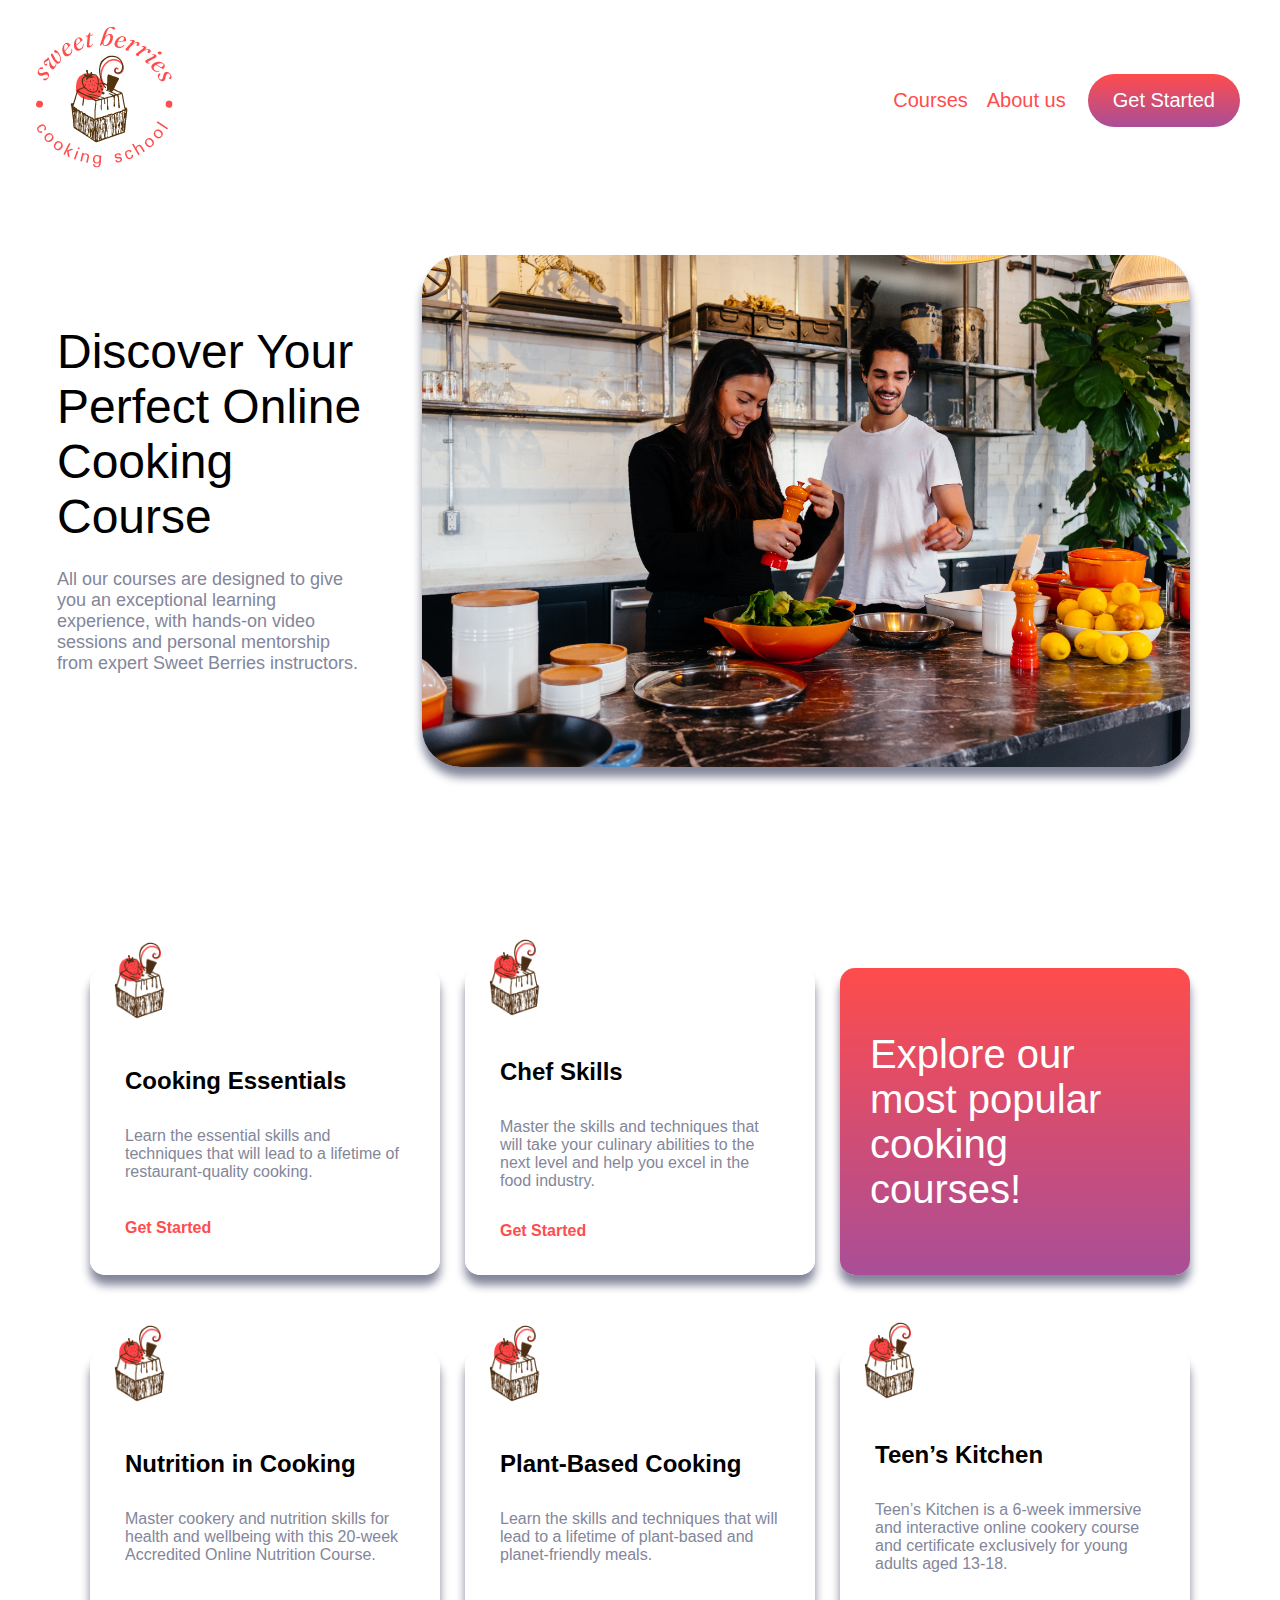
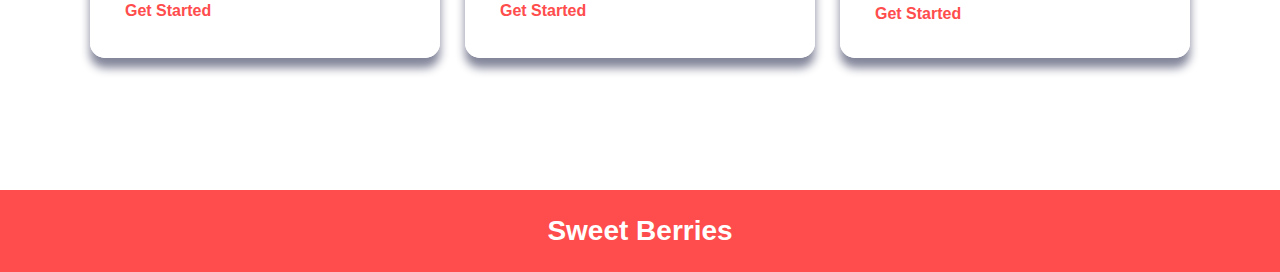
<file: index.html>
<!DOCTYPE html>
<html>
  <head>
        <meta charset="utf-8">
        <meta name="viewport" content="width=device-width">
        <title>replit</title>
        <link href="style.css" rel="stylesheet" type="text/css" />
  </head>
  
  <body>
  
    <div class="grid-container">
      
      <header>
        <img src="assets/logo.png" alt="logo">
        <div id="burger-container">
          <label for="burger" class="burger">&#9776;</label>
          <input id="burger" type="checkbox">
          <nav>
            <a href="#">Courses</a>
            <a href="#">About us</a>
            <a href="registration.html" id="get-started">Get Started</a>
          </nav>
        </div>  
      </header>

      <main>
        <div class="banner">
          <div class="text">
            <h2>Discover Your Perfect Online Cooking Course</h2>
            <p>All our courses are designed to give you an exceptional learning experience, with hands-on video sessions and personal mentorship from expert Sweet Berries instructors.</p>
          </div>
          <img src="assets/banner.jpg" class="img" alt="banner">
        </div>

        <div class="card-section">
          <div class="explore">
            <a href="#">Explore our most popular cooking courses!</a>
          </div>

          <div class="card item1">
            <img src="assets/cake.png" alt="cake">
            <div>
              <h2>Cooking Essentials</h2>
              <p>Learn the essential skills and techniques that will lead to a lifetime of restaurant-quality cooking.</p>
            </div>
            <a class="get-started" href="#">Get Started</a>
          </div>

          <div class="card item2">
            <img src="assets/cake.png" alt="cake">
            <div>
              <h2>Chef Skills</h2>
              <p>Master the skills and techniques that will take your culinary abilities to the next level and help you excel in the food industry.</p>
            </div>
          <a class="get-started" href="#">Get Started</a>
          </div>

          <div class="card item3">
            <img src="assets/cake.png" alt="cake">
            <div>
              <h2>Nutrition in Cooking</h2>
              <p>Master cookery and nutrition skills for health and wellbeing with this 20-week Accredited Online Nutrition Course.</p>
            </div>
            <a class="get-started" href="#">Get Started</a>
          </div>

          <div class="card item4">
            <img src="assets/cake.png" alt="cake">
            <div>
              <h2>Plant-Based Cooking</h2>
              <p>Learn the skills and techniques that will lead to a lifetime of plant-based and planet-friendly meals.</p>
            </div>
            <a class="get-started" href="#">Get Started</a>
          </div>

          <div class="card item5">
            <img src="assets/cake.png" alt="cake">
            <div>
              <h2>Teen’s Kitchen</h2>
              <p>Teen’s Kitchen is a 6-week immersive and interactive online cookery course and certificate exclusively for young adults aged 13-18.</p>
            </div>
            <a class="get-started" href="#">Get Started</a>
          </div>  
  
      </main>

      <footer>
        <p>Sweet Berries</p>
      </footer>
    
    </div>  
  
  </body>
    
</html>
</file>
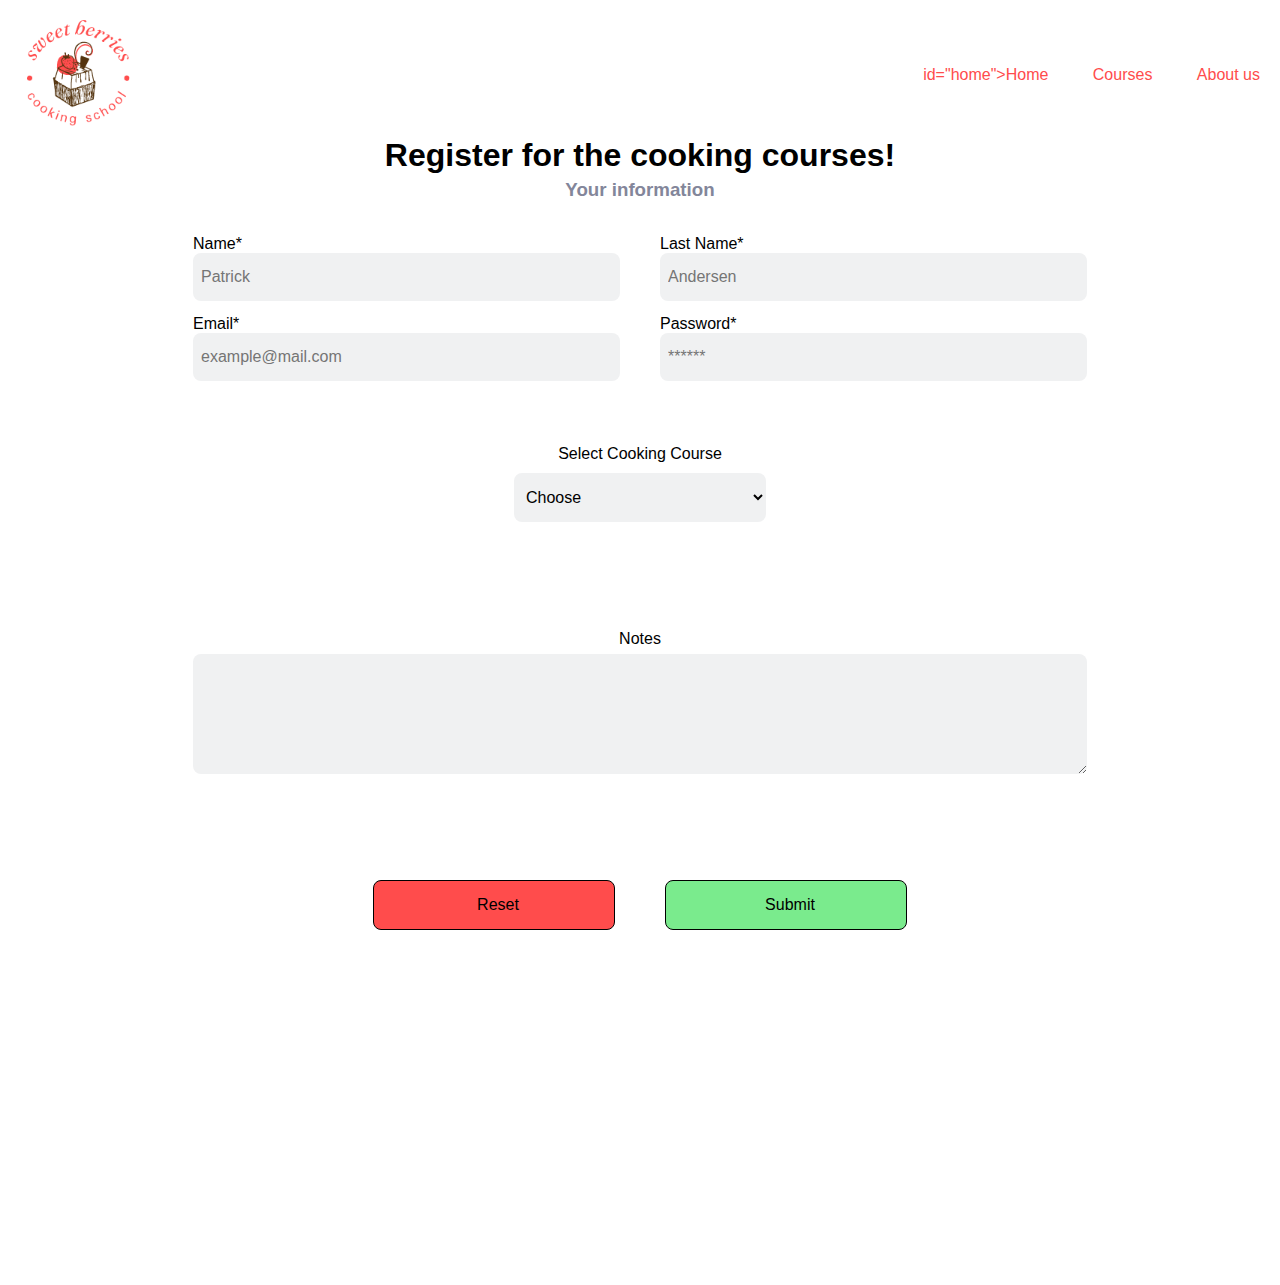
<file: registration.html>
<!DOCTYPE html>
<html>

    <head>
        <meta charset="utf-8">
        <meta name="viewport" content="width=device-width">
        <title>replit</title>
        <link href="registrationstyle.css" rel="stylesheet" type="text/css" />
    </head>
    
    <body>
        <form>
            <div class="grid-container">
                <div class = "header">
                    <img src="assets/logo.png" alt="logo">
                    <nav>
                        <a href="index.html"> id="home">Home</a>
                        <a href="#">Courses</a>
                        <a href="#">About us</a>
                    </nav>             
                </div>
            
                <div class = "banner">
                    <h1>Register for the cooking courses!</h1>
                </div>

                <div class="info">
                    <h3>Your information</h3>
                </div>
                
                <div class ="register">
                    <div class="input">
                        <label for="name-input" class="name-input">Name*</label>
                        <input type="text" id="name-input" placeholder="Patrick" required>
                        <span></span>
                    </div>

                    <div class="input">
                        <label for="last-name-input" class="last-name-input">Last Name*</label>
                        <input type="text" id="last-name-input" placeholder="Andersen" required>
                        <span></span>
                    </div>

                    <div class="input">
                        <label for="email-input" class="email-input">Email*</label>
                        <input type="email" id="email-input" placeholder="example@mail.com" required>
                        <span></span>
                    </div>

                    <div class="input">
                        <label for="password-input" class="password-input">Password*</label>
                        <input type="password" id="password-input" placeholder="******" required>
                        <span></span>
                    </div> 
                </div>

                <div class="select-course">
                    <div class="input2">
                        <label for="select-course" class="select-course">Select Cooking Course</label>
                            <select name="select-course" id="select-course">
                              <option value="choose" selected disabled>Choose</option>
                              <option value="Cooking Essentials">Cooking Essentials</option>
                              <option value="Chef Skills">Chef Skills</option>
                              <option value="Nutrition in Cooking">Nutrition in Cooking</option>      
                              <option value="Plant-Based Cooking">Plant-Based Cooking</option>
                              <option value="Teen’s Kitchen">Teen’s Kitchen</option>
                            </select>
                          
                    </div>
                </div>

                <div class="notes">
                    <div class="input3">
                        <label for="notes" class="notes">Notes</label>
                            <textarea id="notes" name="notes" rows="5" cols="30"></textarea>
                    </div>
                </div>

                <div class="submit-reset">
                    <div class="input4">
                        <button type="reset" id="reset" value="reset">Reset</button>
                    </div>  
                    <div class="input4">  
                        <button type="submit" id="submit" value="submit">Submit</button>
    
                    </div>
                </div>  
              
            </div>       
        
        </form>
      
    </body>

</html>
</file>
<file: style.css>
:root{
  --primary-color: #FF4C4C;
  --secondary-color: #A94E97;
  --white: #FFFFFF;
  --blue: #077ce9ff;
  --text-black: #000000;
  --text-white: #FFFFFF;
  --text-grey: #83869A;
  --text-links: #FF4C4C;
}

body, html{
  font-family: 'Roboto', sans-serif;
  height: 100%;
  width: 100%;
}

a{
  text-decoration: none;
  color: var(--text-links)
}

* {
    margin: 0;
    padding: 0;
    box-sizing: border-box;
}

/* Mobile */

.grid-container{
  display: grid;
  grid-template-columns: 1fr;
  grid-template-rows: auto;
  grid-template-areas: "header" "main" "footer";
}

nav a{
  padding: 2px; 
  font-size: 16px;
}

header{
  grid-area: header;
  padding-bottom: 30px;
  display:flex;
  justify-content: space-between;
}

header img{
  width: 25%;
}

.burger{
  display: block;
}

#burger{
  display: none;
}

nav{
  display: none;
}

.burger{
  color: var(--primary-color);
  font-size: 48px;
  position: relative;
  top: 16px;
  right: 38.62px;
}

#burger:checked + nav{
  display: flex;
  flex-direction: column;
  align-items: center;
  position: absolute;
  top: 66px;
  right: 18px;
}

main{
  grid-area: main;
  display: grid;
  grid-template-rows: auto;
  grid-template-columns: 1fr;
  grid-template-areas: "banner" "card-section";
}

.banner{
  grid-area: banner;
  display: flex;
  flex-direction: column;
  align-items: center;
}

.text{
  display: flex;
  flex-direction: column;
  align-items: center;
}

.text h2{
  width: 73%;
  font-weight: 400;

}

.text p{
  color: var(--text-grey);
  width: 73%;
  margin: 25px 0;
  font-weight: 400;

}

.img{
  border-radius: 39px;
  width: 85%;
  margin: 25px 0;
  box-shadow: 0px 10px 10px var(--text-grey);

}

.card-section{
  grid-area: card-section;
  display: grid;
  grid-template: auto / 73%;
  grid-row-gap: 76px;
  grid-template-areas: "explore" "item1" "item2" "item3" "item4" "item5";
  justify-content: center;
}

.explore{
  display: flex;
  justify-content: center;
  align-items: center;
  background-image: linear-gradient(var(--primary-color), var(--secondary-color));
  border-radius: 15px;
  padding: 25px 0;
}

.explore a{
  color: var(--text-white);
  font-size: 24px;
  text-align: center;
}

.explore:hover{
  border: solid 1px var(--blue);
}

.card:hover{
  border: solid 1px var(--blue);
}

.card{
  display: flex;
  flex-direction: column;
  justify-content: space-around;
  border: solid var(--white);
  border-radius: 15px;
  box-shadow: 0px 10px 10px var(--text-grey);
}

.card img{
  position: relative;
  bottom: 40px;
  left: 15px;
  width: 61px;
}

.card h2{
  padding: 0px 32px 32px 32px;
}

.card p{
  padding: 0px 32px 32px 32px;
  color: var(--text-grey);
}

.get-started{
  display: block;
  padding: 0px 32px 32px 32px;
  font-weight: bold;
}

.explore{
  grid-area: explore;
}

.item1{
  grid-area: item1;
}

.item2{
  grid-area: item2;
}

.item3{
  grid-area: item3;
}

.item4{
  grid-area: item4;
}

.item5{
  grid-area: item5;
}

footer{
  grid-area: footer;
  display: flex;
  justify-content: center;
  align-items: center;
  padding: 25px 0;
  background-color: var(--primary-color);
  color: var(--text-white); 
  font-size: 28px;
  font-weight: 700;
  margin-top: 92px;
}

/* Tablet*/
@media (min-width: 725px){
nav{
  height:100%;
  display: flex;
  align-items: center;
}

nav a{
  font-size: 20px;
}

nav a:nth-child(1){
  margin-right: 15px;
}

#get-started{
  background-image: linear-gradient(var(--primary-color), var(--secondary-color));
  padding: 15px 25px;
  margin: 0 40px 0 20px;
  border-radius: 28px;
  color: var(--text-white);
}

header img{
  width: 200px;
  height:200px;
}

.burger{
  display: none;
}

#burger{
  display: none;
}  

.text h2{
  font-size: 48px;
  font-weight: 400;
}

.text p{
  color: var(--text-grey);
  font-weight: 400;
  font-size: 18px;
}
  
.card-section{
  margin-top: 76px;
  grid-area: card-section;
  display: grid;
  grid-template: auto / 350px 350px;
  grid-row-gap: 76px;
  grid-column-gap: 25px;
  grid-template-areas: "item1 item2" "explore item3" "item4 item5";
  justify-content: center;
}

.explore{
  display: flex;
  justify-content: center;
  align-items: center;
  background-image: linear-gradient(var(--primary-color), var(--secondary-color));
  border-radius: 15px;
  box-shadow: 0px 10px 10px var(--text-grey);
  padding: 25px 0;
}

.explore a{
  font-size: 40px;
  text-align: left;
  margin: 0 30px;
}
  
.explore:hover{
  border: solid 1px var(--blue);
}

.card:hover{
  border: solid 1px var(--blue);
}
}

/* Desktop*/
@media (min-width: 1100px){
  
.banner{
  grid-area: banner;
  margin-bottom: 100px;
  display:flex;
  flex-direction: row;
  align-items: center;
}

.text{
  width: 40%;
}

.text h2{
  font-size: 48px;
  font-weight: 400;
}

.text p{
  color: var(--text-grey);
  font-size: 18px;
  font-weight: 400;
}

.img{
  border-radius: 39px;
  width: 60%;
  margin-right: 90px;
}
  
.card-section{
  margin-top: 76px;
  grid-area: card-section;
  display: grid;
  grid-template: auto / 350px 350px 350px;
  grid-row-gap: 76px;
  grid-column-gap: 25px;
  grid-template-areas: "item1 item2 explore"
  "item3 item4 item5";
  justify-content: center;
}

.explore:hover{
  border: solid 1px var(--blue);
}

.card:hover{
  border: solid 1px var(--blue);
}
  
footer{
  margin-top: 132px;
}
}
</file>
<file: registrationstyle.css>
* {
    padding: 0;
    margin: 0;
    box-sizing: border-box;
}

html,body{
  height: 100%;
  width: 100%;
  font-family: 'Roboto', sans-serif;
}

:root{
  --primary-color:#FF4C4C;
  --secondary-color:#A94E97;
  --white: white;
  --black: black;
  --grey: #83869A;
  --links: #FF4C4C;
  --input: #f0f1f2;
}

.header{
    grid-column: span 2;
    display: flex;
    justify-content: space-between;
    align-items: center;
}

.header a{
  text-decoration: none;
  color: var(--links);
  margin: 20px;
}

.header img{
    width: 150px;
}

.banner{
    grid-column: span 2;
    display: flex;
    align-items: center;
    justify-content: center;
    text-align: center;
}

#home{
  background-image: linear-gradient(var(--primary-color), var(--secondary-color));
  padding: 15px 25px;
  margin: 0 40px 0 20px;
  border-radius: 28px;
  color: var(--white);
}

.info{
  grid-column: span 2;
  display: flex;
  justify-content: center;
  align-items: center;
  color: var(--grey);
  padding:30px;
}

.grid-container{
    display: grid;
    grid-template-columns: 1fr 1fr;
    grid-template-rows: 150px 10px 25px 1fr 1fr 1fr 1fr 1fr;
    
}

.input{
    width: 35%;
    height: 40px;
    margin: 20px;
    display: flex;
    flex-direction: column;
    justify-content: space-around;
}

.register{
    grid-column: span 2;
    grid-row: span 1;
    display: flex;
    justify-content: center;
    flex-wrap: wrap;
    padding: 30px;
}

.input2{
    width: 20%;
    height: 10px;
    margin: 20px;
    display: flex;
    flex-direction: column;
    justify-content: space-around;
}

.select-course{
    grid-column: span 2;
    grid-row: span 1;
    display: flex;
    justify-content: center;
    flex-wrap: wrap;
    padding: 10px;
}

.input3{
    width: 70%;
    height: 150px;
    display: flex;
    flex-direction: column;
    justify-content: space-around;
}

.notes{
    grid-column: span 2;
    grid-row: span 1;
    display: flex;
    justify-content: center;
    flex-wrap: wrap;
    padding: 1px;

}

.input4{
    width: 20%;
    height: 40px;
    margin: 20px;
    display: flex;
    flex-direction: column;
    justify-content: space-around;
}

.submit-reset{
    grid-column: span 2;
    grid-row: span 1;
    display: flex;
    justify-content: center;
    flex-wrap: wrap;
    padding: 10px;
}


button {
  border: none;
  border-radius: 8px;
  padding: 15px 0px 15px 8px;
  font-size: 16px;
  cursor: pointer;
  margin: 5px;
}

#name-input{
  border: none;
  border-radius: 8px;
  padding: 15px 0px 15px 8px;
  font-size: 16px;
  background-color: var(--input);
}

#last-name-input{
  border: none;
  border-radius: 8px;
  padding: 15px 0px 15px 8px;
  font-size: 16px;
  background-color: var(--input);
}

#email-input{
  border: none;
  border-radius: 8px;
  padding: 15px 0px 15px 8px;
  font-size: 16px;
  background-color: var(--input);
}

#password-input{
  border: none;
  border-radius: 8px;
  padding: 15px 0px 15px 8px;
  font-size: 16px;
  background-color: var(--input);
}

#select-course{
  border: none;
  border-radius: 8px;
  padding: 15px 0px 15px 8px;
  font-size: 16px;
  background-color: var(--input);
}

#notes{
  border: none;
  border-radius: 8px;
  padding: 15px 0px 15px 8px;
  font-size: 16px;
  background-color: var(--input);
}

#reset {
  background-color: var(--links);
  border: solid 1px var(--black);
}

#submit {
  background-color: #7aeb8d;
  border: solid 1px var(--black);

}
</file>
